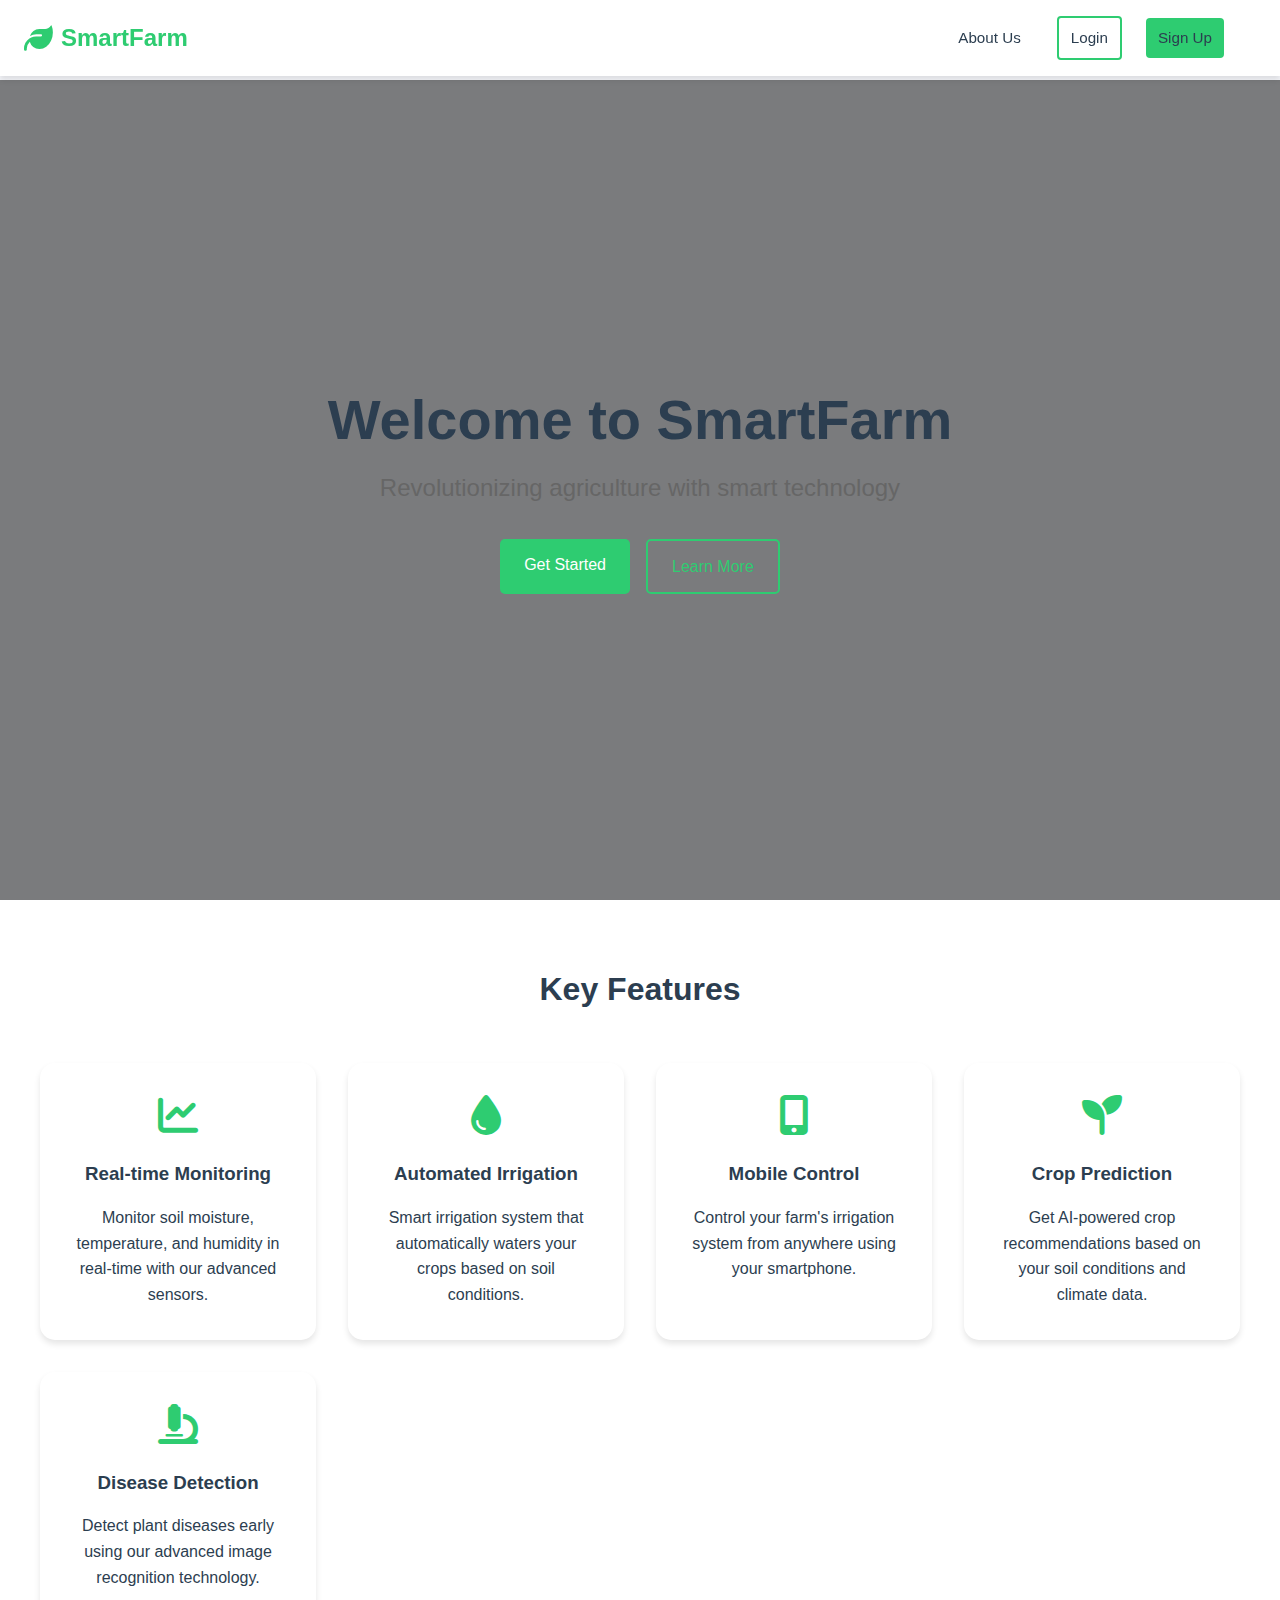
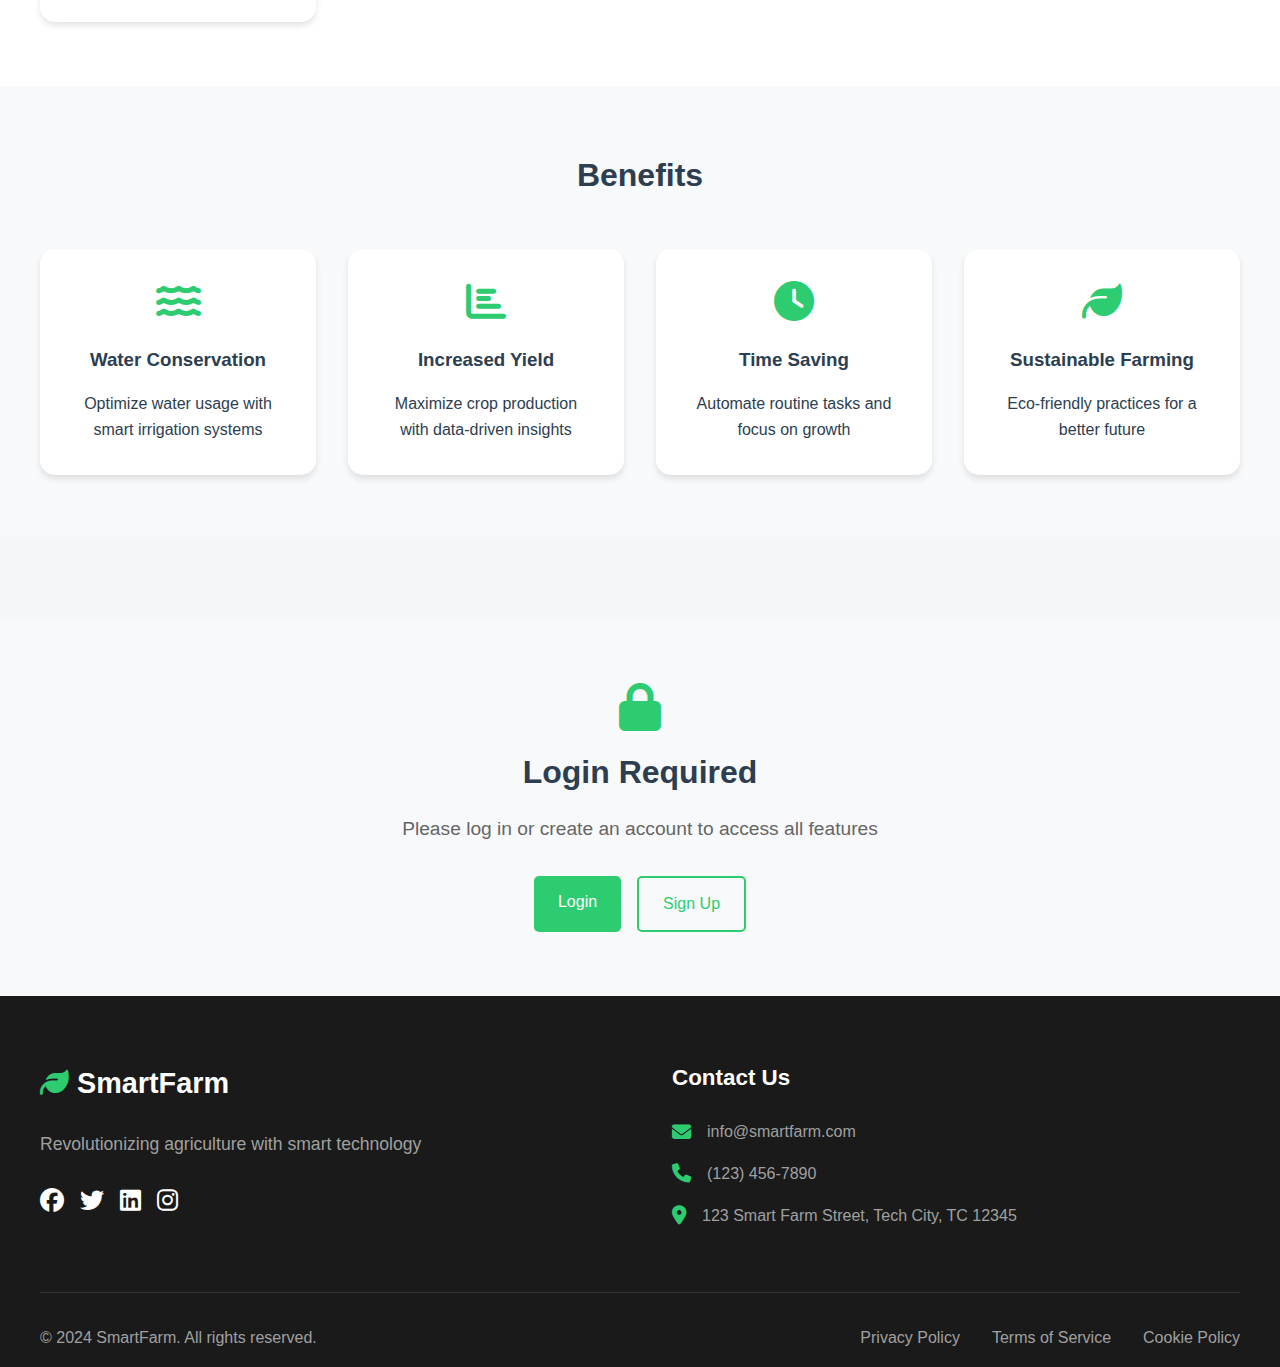
<file: landing.html>
<!DOCTYPE html>
<html lang="en">
<head>
    <meta charset="UTF-8">
    <meta name="viewport" content="width=device-width, initial-scale=1.0">
    <title>SmartFarm - Welcome</title>
    <link rel="stylesheet" href="styles.css">
    <!-- Font Awesome -->
    <link rel="stylesheet" href="https://cdnjs.cloudflare.com/ajax/libs/font-awesome/6.5.1/css/all.min.css">
</head>
<body>
    <nav class="navbar">
        <div class="nav-container">
            <a href="landing.html" class="nav-brand">
                <div class="logo">
                    <i class="fas fa-leaf"></i>
                    <span>SmartFarm</span>
                </div>
            </a>
            <div class="nav-links">
                <a href="about.html">About Us</a>
                <a href="login.html" class="btn btn-outline">Login</a>
                <a href="signup.html" class="btn btn-primary">Sign Up</a>
            </div>
        </div>
    </nav>

    <div class="hero-section">
        <div class="hero-content">
            <h1>Welcome to SmartFarm</h1>
            <p>Revolutionizing agriculture with smart technology</p>
            <div class="hero-buttons">
                <a href="login.html" class="btn btn-primary">Get Started</a>
                <a href="about.html" class="btn btn-outline">Learn More</a>
            </div>
        </div>
    </div>

    <div class="features-section">
        <h2>Key Features</h2>
        <div class="features-grid">
            <div class="feature-card">
                <div class="feature-icon">
                    <i class="fas fa-chart-line"></i>
                </div>
                <h3>Real-time Monitoring</h3>
                <p>Monitor soil moisture, temperature, and humidity in real-time with our advanced sensors.</p>
            </div>
            <div class="feature-card">
                <div class="feature-icon">
                    <i class="fas fa-tint"></i>
                </div>
                <h3>Automated Irrigation</h3>
                <p>Smart irrigation system that automatically waters your crops based on soil conditions.</p>
            </div>
            <div class="feature-card">
                <div class="feature-icon">
                    <i class="fas fa-mobile-alt"></i>
                </div>
                <h3>Mobile Control</h3>
                <p>Control your farm's irrigation system from anywhere using your smartphone.</p>
            </div>
            <div class="feature-card">
                <div class="feature-icon">
                    <i class="fas fa-seedling"></i>
                </div>
                <h3>Crop Prediction</h3>
                <p>Get AI-powered crop recommendations based on your soil conditions and climate data.</p>
            </div>
            <div class="feature-card">
                <div class="feature-icon">
                    <i class="fas fa-microscope"></i>
                </div>
                <h3>Disease Detection</h3>
                <p>Detect plant diseases early using our advanced image recognition technology.</p>
            </div>
        </div>
    </div>

    <div class="benefits-section">
        <h2>Benefits</h2>
        <div class="benefits-grid">
            <div class="benefit-card">
                <i class="fas fa-water"></i>
                <h3>Water Conservation</h3>
                <p>Optimize water usage with smart irrigation systems</p>
            </div>
            <div class="benefit-card">
                <i class="fas fa-chart-bar"></i>
                <h3>Increased Yield</h3>
                <p>Maximize crop production with data-driven insights</p>
            </div>
            <div class="benefit-card">
                <i class="fas fa-clock"></i>
                <h3>Time Saving</h3>
                <p>Automate routine tasks and focus on growth</p>
            </div>
            <div class="benefit-card">
                <i class="fas fa-leaf"></i>
                <h3>Sustainable Farming</h3>
                <p>Eco-friendly practices for a better future</p>
            </div>
        </div>
    </div>

    <div class="login-required-section">
        <div class="login-required-content">
            <i class="fas fa-lock"></i>
            <h2>Login Required</h2>
            <p>Please log in or create an account to access all features</p>
            <div class="login-required-buttons">
                <a href="login.html" class="btn btn-primary">Login</a>
                <a href="signup.html" class="btn btn-outline">Sign Up</a>
            </div>
        </div>
    </div>

    <footer>
        <div class="footer-content">
            <div class="footer-brand">
                <div class="footer-logo">
                    <i class="fas fa-leaf"></i>
                    <span>SmartFarm</span>
                </div>
                <p class="footer-tagline">Revolutionizing agriculture with smart technology</p>
                <div class="social-links">
                    <a href="#" class="social-link"><i class="fab fa-facebook"></i></a>
                    <a href="#" class="social-link"><i class="fab fa-twitter"></i></a>
                    <a href="#" class="social-link"><i class="fab fa-linkedin"></i></a>
                    <a href="#" class="social-link"><i class="fab fa-instagram"></i></a>
                </div>
            </div>
            <div class="footer-contact">
                <h3>Contact Us</h3>
                <div class="contact-item">
                    <i class="fas fa-envelope"></i>
                    <a href="mailto:info@smartfarm.com">info@smartfarm.com</a>
                </div>
                <div class="contact-item">
                    <i class="fas fa-phone"></i>
                    <a href="tel:+1234567890">(123) 456-7890</a>
                </div>
                <div class="contact-item">
                    <i class="fas fa-map-marker-alt"></i>
                    <span>123 Smart Farm Street, Tech City, TC 12345</span>
                </div>
            </div>
        </div>
        <div class="footer-bottom">
            <p>&copy; 2024 SmartFarm. All rights reserved.</p>
            <div class="footer-links">
                <a href="#">Privacy Policy</a>
                <a href="#">Terms of Service</a>
                <a href="#">Cookie Policy</a>
            </div>
        </div>
    </footer>

    <style>
        .hero-section {
            background: linear-gradient(rgba(0, 0, 0, 0.5), rgba(0, 0, 0, 0.5)), url('https://images.unsplash.com/photo-1500382017468-9049fed747ef?ixlib=rb-1.2.1&auto=format&fit=crop&w=1950&q=80');
            background-size: cover;
            background-position: center;
            height: 80vh;
            display: flex;
            align-items: center;
            justify-content: center;
            text-align: center;
            color: white;
        }

        .hero-content {
            max-width: 800px;
            padding: 2rem;
        }

        .hero-content h1 {
            font-size: 3.5rem;
            margin-bottom: 1rem;
        }

        .hero-content p {
            font-size: 1.5rem;
            margin-bottom: 2rem;
        }

        .hero-buttons {
            display: flex;
            gap: 1rem;
            justify-content: center;
        }

        .about-section {
            padding: 4rem 2rem;
            background-color: #f8f9fa;
        }

        .about-section h2 {
            text-align: center;
            margin-bottom: 3rem;
            color: #2c3e50;
            font-size: 2.5rem;
        }

        .about-content {
            max-width: 1200px;
            margin: 0 auto;
            display: grid;
            grid-template-columns: 1fr 1fr;
            gap: 4rem;
            align-items: center;
        }

        .about-text p {
            margin-bottom: 1.5rem;
            line-height: 1.8;
            color: #666;
        }

        .about-stats {
            display: grid;
            grid-template-columns: repeat(auto-fit, minmax(200px, 1fr));
            gap: 2rem;
        }

        .stat-card {
            text-align: center;
            padding: 2rem;
            background: white;
            border-radius: 10px;
            box-shadow: 0 4px 6px rgba(0, 0, 0, 0.1);
        }

        .stat-card i {
            font-size: 2.5rem;
            color: #2ecc71;
            margin-bottom: 1rem;
        }

        .stat-card h3 {
            color: #2c3e50;
            margin-bottom: 0.5rem;
        }

        .stat-card p {
            color: #666;
        }

        @media (max-width: 768px) {
            .about-content {
                grid-template-columns: 1fr;
                gap: 2rem;
            }

            .hero-content h1 {
                font-size: 2.5rem;
            }

            .hero-content p {
                font-size: 1.2rem;
            }

            .hero-buttons {
                flex-direction: column;
            }
        }

        .login-required-section {
            background-color: #f8f9fa;
            padding: 4rem 2rem;
            text-align: center;
        }

        .login-required-content {
            max-width: 600px;
            margin: 0 auto;
        }

        .login-required-content i {
            font-size: 3rem;
            color: #2ecc71;
            margin-bottom: 1rem;
        }

        .login-required-content h2 {
            color: #2c3e50;
            margin-bottom: 1rem;
            font-size: 2rem;
        }

        .login-required-content p {
            color: #666;
            margin-bottom: 2rem;
            font-size: 1.2rem;
        }

        .login-required-buttons {
            display: flex;
            gap: 1rem;
            justify-content: center;
        }

        @media (max-width: 768px) {
            .login-required-buttons {
                flex-direction: column;
            }
        }

        footer {
            background-color: #1a1a1a;
            color: #ffffff;
            padding: 4rem 2rem 1rem;
        }

        .footer-content {
            max-width: 1200px;
            margin: 0 auto;
            display: grid;
            grid-template-columns: 1fr 1fr;
            gap: 4rem;
            margin-bottom: 3rem;
        }

        .footer-brand {
            display: flex;
            flex-direction: column;
            gap: 1.5rem;
        }

        .footer-logo {
            display: flex;
            align-items: center;
            gap: 0.5rem;
            font-size: 1.8rem;
            font-weight: bold;
        }

        .footer-logo i {
            color: #2ecc71;
        }

        .footer-tagline {
            color: #a0a0a0;
            font-size: 1.1rem;
            line-height: 1.6;
        }

        .social-links {
            display: flex;
            gap: 1rem;
        }

        .social-link {
            color: #ffffff;
            font-size: 1.5rem;
            transition: color 0.3s ease;
        }

        .social-link:hover {
            color: #2ecc71;
        }

        .footer-contact h3 {
            color: #ffffff;
            font-size: 1.4rem;
            margin-bottom: 1.5rem;
        }

        .contact-item {
            display: flex;
            align-items: center;
            gap: 1rem;
            margin-bottom: 1rem;
            color: #a0a0a0;
        }

        .contact-item i {
            color: #2ecc71;
            font-size: 1.2rem;
        }

        .contact-item a {
            color: #a0a0a0;
            text-decoration: none;
            transition: color 0.3s ease;
        }

        .contact-item a:hover {
            color: #ffffff;
        }

        .footer-bottom {
            max-width: 1200px;
            margin: 0 auto;
            padding-top: 2rem;
            border-top: 1px solid #333;
            display: flex;
            justify-content: space-between;
            align-items: center;
            color: #a0a0a0;
        }

        .footer-links {
            display: flex;
            gap: 2rem;
        }

        .footer-links a {
            color: #a0a0a0;
            text-decoration: none;
            transition: color 0.3s ease;
        }

        .footer-links a:hover {
            color: #ffffff;
        }

        @media (max-width: 768px) {
            .footer-content {
                grid-template-columns: 1fr;
                gap: 2rem;
            }

            .footer-bottom {
                flex-direction: column;
                gap: 1rem;
                text-align: center;
            }

            .footer-links {
                justify-content: center;
            }
        }
    </style>
</body>
</html>
</file>
<file: styles.css>
/* Modern CSS Reset */
* {
    margin: 0;
    padding: 0;
    box-sizing: border-box;
}

:root {
    --primary-color: #2ecc71;
    --secondary-color: #27ae60;
    --background-color: #f5f6fa;
    --card-background: #ffffff;
    --text-color: #2c3e50;
    --shadow: 0 4px 6px rgba(0, 0, 0, 0.1);
    --animation-timing: 0.3s ease;
}

/* Global Animations */
@keyframes fadeIn {
    from { opacity: 0; }
    to { opacity: 1; }
}

@keyframes slideIn {
    from { transform: translateY(20px); opacity: 0; }
    to { transform: translateY(0); opacity: 1; }
}

@keyframes pulse {
    0% { transform: scale(1); }
    50% { transform: scale(1.05); }
    100% { transform: scale(1); }
}

@keyframes shimmer {
    0% { background-position: -200% 0; }
    100% { background-position: 200% 0; }
}

/* Apply animations to body content */
body {
    animation: fadeIn 0.5s ease-out;
    font-family: 'Segoe UI', Tahoma, Geneva, Verdana, sans-serif;
    background-color: var(--background-color);
    color: var(--text-color);
    line-height: 1.6;
}

/* Navigation Bar Styles */
.navbar {
    background-color: var(--card-background);
    padding: 0.5rem 1.5rem;
    box-shadow: var(--shadow);
    position: fixed;
    top: 0;
    width: 100%;
    z-index: 1000;
}

.nav-container {
    max-width: 1400px;
    margin: 0 auto;
    display: flex;
    justify-content: space-between;
    align-items: center;
    height: 60px;
}

.nav-brand {
    display: flex;
    align-items: center;
    text-decoration: none;
}

.logo {
    display: flex;
    align-items: center;
    gap: 0.5rem;
    font-size: 1.5rem;
    font-weight: bold;
    color: var(--primary-color);
}

.logo i {
    font-size: 1.8rem;
}

.nav-links {
    display: flex;
    align-items: center;
    gap: 1.5rem;
    margin: 0 2rem;
}

.nav-links a {
    color: var(--text-color);
    text-decoration: none;
    font-weight: 500;
    font-size: 0.95rem;
    padding: 0.5rem 0.75rem;
    border-radius: 4px;
    transition: all 0.3s ease;
    white-space: nowrap;
}

.nav-links a:hover {
    color: var(--primary-color);
    background-color: rgba(46, 204, 113, 0.1);
}

.nav-links a.active {
    color: var(--primary-color);
    background-color: rgba(46, 204, 113, 0.1);
}

/* Dropdown Menu */
.dropdown {
    position: relative;
    display: inline-block;
}

.dropdown-content {
    display: none;
    position: absolute;
    top: 100%;
    left: 0;
    background-color: var(--card-background);
    min-width: 180px;
    box-shadow: var(--shadow);
    border-radius: 4px;
    padding: 0.5rem 0;
    z-index: 1001;
}

.dropdown:hover .dropdown-content {
    display: block;
}

.dropdown-content a {
    display: block;
    padding: 0.75rem 1rem;
    color: var(--text-color);
    text-decoration: none;
    font-size: 0.9rem;
    transition: all 0.3s ease;
}

.dropdown-content a:hover {
    background-color: rgba(46, 204, 113, 0.1);
    color: var(--primary-color);
}

/* Auth Controls */
.auth-controls {
    display: flex;
    align-items: center;
    gap: 1rem;
}

.auth-controls span {
    color: var(--text-color);
    font-weight: 500;
}

.btn-logout {
    padding: 0.5rem 1rem;
    background-color: #e74c3c;
    color: white;
    border: none;
    border-radius: 4px;
    cursor: pointer;
    font-size: 0.9rem;
    transition: all 0.3s ease;
}

.btn-logout:hover {
    background-color: #c0392b;
}

/* Responsive Design */
@media (max-width: 1024px) {
    .nav-links {
        gap: 1rem;
    }
    
    .nav-links a {
        font-size: 0.9rem;
        padding: 0.5rem;
    }
}

@media (max-width: 768px) {
    .nav-container {
        flex-direction: column;
        height: auto;
        padding: 1rem 0;
    }

    .nav-links {
        flex-direction: column;
        width: 100%;
        margin: 1rem 0;
        gap: 0.5rem;
    }

    .nav-links a {
        width: 100%;
        text-align: center;
        padding: 0.75rem;
    }

    .dropdown-content {
        position: static;
        box-shadow: none;
        padding-left: 1rem;
    }

    .auth-controls {
        width: 100%;
        justify-content: center;
        margin-top: 1rem;
    }
}

/* Main Content Styles */
.main-content {
    max-width: 1200px;
    margin: 80px auto 2rem;
    padding: 0 2rem;
    position: relative;
}

/* Cards */
.card {
    animation: slideIn 0.5s ease-out;
    background-color: var(--card-background);
    border-radius: 10px;
    padding: 1.5rem;
    margin-bottom: 1.5rem;
    box-shadow: var(--shadow);
    transition: transform 0.3s ease, box-shadow 0.3s ease;
}

.card-grid {
    display: grid;
    grid-template-columns: repeat(auto-fit, minmax(250px, 1fr));
    gap: 1.5rem;
    margin-top: 2rem;
}

.card-icon {
    font-size: 2rem;
    margin-bottom: 1rem;
    text-align: center;
    transition: transform 0.3s ease;
}

.card-icon i {
    transition: transform 0.3s ease;
}

#waterLevelCard {
    transition: background-color 0.5s ease;
}

/* Add hover effect to cards */
.card:hover {
    transform: translateY(-5px);
    box-shadow: 0 8px 16px rgba(0, 0, 0, 0.15);
}

.card:hover .card-icon i {
    animation: pulse 1s infinite;
}

/* Buttons */
.btn {
    display: inline-block;
    padding: 0.8rem 1.5rem;
    border: none;
    border-radius: 5px;
    font-size: 1rem;
    font-weight: 500;
    cursor: pointer;
    position: relative;
    overflow: hidden;
    transition: all 0.3s ease;
    text-decoration: none;
}

.btn::before {
    content: '';
    position: absolute;
    top: 0;
    left: -100%;
    width: 100%;
    height: 100%;
    background: linear-gradient(
        90deg,
        transparent,
        rgba(255, 255, 255, 0.2),
        transparent
    );
    transition: 0.5s;
}

.btn:hover::before {
    left: 100%;
}

.btn:hover {
    transform: translateY(-2px);
    box-shadow: 0 4px 8px rgba(0, 0, 0, 0.2);
}

.btn-primary {
    background-color: var(--primary-color);
    color: white;
}

.btn-primary:hover {
    background-color: var(--secondary-color);
}

/* Pump Control Styles - Static */
.manual-mode, .auto-mode {
    position: relative;
    display: block;
}

#manualControl {
    display: block;
    opacity: 1;
    transform: none;
}

#manualControl[style*="display: none"] {
    display: none;
    opacity: 0;
}

/* Control Card Styles - Static */
.control-card {
    background: white;
    padding: 1.5rem;
    border-radius: 10px;
    box-shadow: 0 2px 4px rgba(0,0,0,0.1);
    position: relative;
    transform: none !important;
}

.control-card:hover {
    box-shadow: 0 8px 16px rgba(0,0,0,0.15);
}

/* Status Card Styles - Static */
.status-card {
    background: white;
    padding: 1.5rem;
    border-radius: 10px;
    box-shadow: 0 2px 4px rgba(0,0,0,0.1);
    display: flex;
    align-items: center;
    gap: 1rem;
    transform: none !important;
}

.status-card:hover {
    box-shadow: 0 4px 8px rgba(0,0,0,0.1);
}

.status-icon {
    font-size: 2rem;
    width: 60px;
    height: 60px;
    display: flex;
    align-items: center;
    justify-content: center;
    background: #f8f9fa;
    border-radius: 50%;
    transform: none !important;
}

/* Remove all animations */
.control-card,
.status-card,
.status-icon,
.control-panel,
.schedule-card,
.history-card {
    animation: none !important;
    transition: none !important;
    transform: none !important;
}

/* Static Toggle Switch */
.toggle-switch {
    position: relative;
    display: inline-block;
    width: 60px;
    height: 34px;
}

.toggle-switch input {
    opacity: 0;
    width: 0;
    height: 0;
}

.slider {
    position: absolute;
    cursor: pointer;
    top: 0;
    left: 0;
    right: 0;
    bottom: 0;
    background-color: #ccc;
    border-radius: 34px;
}

.slider:before {
    position: absolute;
    content: "";
    height: 26px;
    width: 26px;
    left: 4px;
    bottom: 4px;
    background-color: white;
    border-radius: 50%;
}

input:checked + .slider {
    background-color: var(--primary-color);
}

input:checked + .slider:before {
    transform: translateX(26px);
}

/* Sensor Values */
.sensor-value {
    font-size: 2rem;
    font-weight: bold;
    color: var(--primary-color);
    margin: 1rem 0;
}

.sensor-label {
    font-size: 1rem;
    color: var(--text-color);
    opacity: 0.8;
}

/* Welcome Screen */
.welcome-screen {
    margin-top: 80px;
    text-align: center;
    padding: 4rem 2rem;
}

.welcome-screen h1 {
    font-size: 2.5rem;
    margin-bottom: 1rem;
    color: var(--primary-color);
}

.welcome-screen p {
    font-size: 1.2rem;
    margin-bottom: 2rem;
    max-width: 600px;
    margin-left: auto;
    margin-right: auto;
}

.image-gallery {
    display: grid;
    grid-template-columns: repeat(auto-fit, minmax(180px, 1fr));
    gap: 1.5rem;
    margin: 2.5rem 0 0 0;
    justify-items: center;
}

.image-gallery img {
    width: 100%;
    max-width: 220px;
    height: 150px;
    object-fit: cover;
    border-radius: 12px;
    box-shadow: 0 2px 12px rgba(44, 62, 80, 0.08);
    transition: transform 0.4s cubic-bezier(.25,.8,.25,1), box-shadow 0.4s;
    cursor: pointer;
}

.image-gallery img:hover {
    transform: scale(1.08) rotate(-2deg);
    box-shadow: 0 8px 24px rgba(46, 204, 113, 0.25);
    z-index: 2;
}

@media (max-width: 600px) {
    .image-gallery {
        grid-template-columns: 1fr 1fr;
        gap: 1rem;
    }
    .image-gallery img {
        max-width: 100%;
        height: 100px;
    }
}

/* Charts Section */
.charts-section {
    margin-top: 2rem;
    background: #f8f9fa;
    border-radius: 10px;
    padding: 2rem;
}

.charts-section h2 {
    color: #2c3e50;
    margin-bottom: 1.5rem;
    font-size: 1.5rem;
}

.charts-grid {
    display: flex;
    flex-direction: column;
    gap: 2rem;
}

.chart-card {
    background: white;
    border-radius: 10px;
    box-shadow: 0 2px 4px rgba(0,0,0,0.1);
    padding: 1.5rem;
    transition: transform 0.3s ease, box-shadow 0.3s ease;
    width: 100%;
}

.chart-card:hover {
    transform: translateY(-5px);
    box-shadow: 0 4px 8px rgba(0,0,0,0.15);
}

.chart-card h3 {
    color: #2c3e50;
    margin-bottom: 1rem;
    font-size: 1.2rem;
}

#temperatureChart, #humidityChart, #soilChart {
    width: 100%;
    height: 300px;
    background: white;
    border-radius: 8px;
}

@media (max-width: 768px) {
    .charts-section {
        padding: 1rem;
    }
    
    .chart-card {
        padding: 1rem;
    }
    
    #temperatureChart, #humidityChart, #soilChart {
        height: 250px;
    }
}

/* Features Section */
.features-section {
    padding: 4rem 2rem;
    background: white;
}

.features-section h2 {
    text-align: center;
    color: var(--text-color);
    margin-bottom: 3rem;
    font-size: 2rem;
}

.features-grid {
    display: grid;
    grid-template-columns: repeat(auto-fit, minmax(250px, 1fr));
    gap: 2rem;
    max-width: 1200px;
    margin: 0 auto;
}

.feature-card {
    animation: slideIn 0.5s ease-out;
    text-align: center;
    padding: 2rem;
    background: #f8f9fa;
    border-radius: 10px;
    transition: transform 0.3s ease;
}

.feature-card:hover {
    transform: translateY(-5px);
}

.feature-card i {
    font-size: 2.5rem;
    color: var(--primary-color);
    margin-bottom: 1rem;
    transition: transform 0.3s ease;
}

.feature-card:hover i {
    animation: pulse 1s infinite;
}

.feature-card h3 {
    color: var(--text-color);
    margin-bottom: 1rem;
}

/* Benefits Section */
.benefits-section {
    padding: 4rem 2rem;
    background: #f8f9fa;
}

.benefits-section h2 {
    text-align: center;
    color: var(--text-color);
    margin-bottom: 3rem;
    font-size: 2rem;
}

.benefits-grid {
    display: grid;
    grid-template-columns: repeat(auto-fit, minmax(250px, 1fr));
    gap: 2rem;
    max-width: 1200px;
    margin: 0 auto;
}

.benefit-card {
    animation: slideIn 0.5s ease-out;
    text-align: center;
    padding: 2rem;
    background: white;
    border-radius: 10px;
    transition: transform 0.3s ease;
}

.benefit-card:hover {
    transform: translateY(-5px);
}

.benefit-card i {
    font-size: 2.5rem;
    color: var(--primary-color);
    margin-bottom: 1rem;
}

.benefit-card h3 {
    color: var(--text-color);
    margin-bottom: 1rem;
}

/* How It Works Section */
.how-it-works {
    padding: 4rem 2rem;
    background: white;
}

.how-it-works h2 {
    text-align: center;
    color: var(--text-color);
    margin-bottom: 3rem;
    font-size: 2rem;
}

.steps-container {
    display: grid;
    grid-template-columns: repeat(auto-fit, minmax(250px, 1fr));
    gap: 2rem;
    max-width: 1200px;
    margin: 0 auto;
}

.step {
    animation: slideIn 0.5s ease-out;
    text-align: center;
    padding: 2rem;
    position: relative;
    transition: transform 0.3s ease;
}

.step-number {
    width: 40px;
    height: 40px;
    background: var(--primary-color);
    color: white;
    border-radius: 50%;
    display: flex;
    align-items: center;
    justify-content: center;
    font-size: 1.2rem;
    font-weight: bold;
    margin: 0 auto 1rem;
    transition: background-color 0.3s ease;
}

.step:hover {
    transform: translateY(-5px);
}

.step:hover .step-number {
    animation: pulse 1s infinite;
}

.step h3 {
    color: var(--text-color);
    margin-bottom: 1rem;
}

/* CTA Section */
.cta-section {
    animation: fadeIn 0.5s ease-out;
    padding: 4rem 2rem;
    background: var(--primary-color);
    color: white;
    text-align: center;
}

.cta-section h2 {
    font-size: 2rem;
    margin-bottom: 1rem;
}

.cta-section p {
    font-size: 1.2rem;
    margin-bottom: 2rem;
    opacity: 0.9;
}

.cta-section .btn {
    animation: slideIn 0.5s ease-out;
    background: white;
    color: var(--primary-color);
    font-size: 1.1rem;
    padding: 1rem 2rem;
}

.cta-section .btn:hover {
    background: #f8f9fa;
    transform: translateY(-2px);
}

/* Responsive Design */
@media (max-width: 768px) {
    .features-grid,
    .benefits-grid,
    .steps-container {
        grid-template-columns: 1fr;
        gap: 1.5rem;
    }

    .features-section,
    .benefits-section,
    .how-it-works,
    .cta-section {
        padding: 2rem 1rem;
    }
}

/* Pump Control Page Styles */
.pump-status-section {
    display: grid;
    grid-template-columns: repeat(auto-fit, minmax(250px, 1fr));
    gap: 1.5rem;
    margin-bottom: 2rem;
}

.status-card {
    animation: slideIn 0.5s ease-out;
    background: white;
    padding: 1.5rem;
    border-radius: 10px;
    box-shadow: 0 2px 4px rgba(0,0,0,0.1);
    display: flex;
    align-items: center;
    gap: 1rem;
    transition: transform 0.3s ease;
}

.status-card:hover {
    transform: translateY(-3px);
}

.status-info h3 {
    color: var(--text-color);
    margin-bottom: 0.5rem;
    font-size: 1.1rem;
}

.status-info p {
    color: var(--text-color);
    font-size: 1.2rem;
    font-weight: 500;
}

.control-section {
    display: grid;
    grid-template-columns: repeat(auto-fit, minmax(300px, 1fr));
    gap: 2rem;
    margin-bottom: 2rem;
    position: relative;
}

.control-card {
    animation: slideIn 0.5s ease-out;
    background: white;
    padding: 1.5rem;
    border-radius: 10px;
    box-shadow: 0 2px 4px rgba(0,0,0,0.1);
    transition: all 0.3s ease;
    position: relative;
    overflow: hidden;
}

.control-card:hover {
    transform: translateY(-5px);
    box-shadow: 0 8px 16px rgba(0,0,0,0.15);
}

.control-card h2 {
    color: var(--text-color);
    margin-bottom: 1.5rem;
    font-size: 1.3rem;
}

.control-options {
    display: flex;
    flex-direction: column;
    gap: 1.5rem;
}

.control-group {
    display: flex;
    align-items: center;
    gap: 1rem;
}

.control-label {
    font-size: 1.1rem;
    color: var(--text-color);
}

.threshold-settings {
    display: flex;
    flex-direction: column;
    gap: 1rem;
}

.threshold-group {
    display: flex;
    flex-direction: column;
    gap: 0.5rem;
}

.threshold-group label {
    color: var(--text-color);
    font-size: 0.9rem;
}

.threshold-group input {
    padding: 0.5rem;
    border: 1px solid #ddd;
    border-radius: 5px;
    width: 100%;
    transition: border-color 0.3s ease, box-shadow 0.3s ease;
}

input[type="number"]:focus {
    border-color: var(--primary-color);
    box-shadow: 0 0 0 2px rgba(46, 204, 113, 0.2);
}

.schedule-section, .history-section {
    margin-bottom: 2rem;
}

.schedule-card, .history-card {
    animation: slideIn 0.5s ease-out;
    background: white;
    padding: 1.5rem;
    border-radius: 10px;
    box-shadow: 0 2px 4px rgba(0,0,0,0.1);
}

.schedule-header {
    display: flex;
    justify-content: space-between;
    align-items: center;
    margin-bottom: 1rem;
}

.schedule-header h3 {
    color: var(--text-color);
    font-size: 1.2rem;
}

.schedule-list, .history-list {
    animation: fadeIn 0.5s ease-out;
    display: flex;
    flex-direction: column;
    gap: 1rem;
}

.history-filters {
    margin-bottom: 1rem;
}

.history-filters select {
    padding: 0.5rem;
    border: 1px solid #ddd;
    border-radius: 5px;
    width: 200px;
}

.btn-outline {
    background: transparent;
    border: 2px solid var(--primary-color);
    color: var(--primary-color);
}

.btn-outline:hover {
    background: var(--primary-color);
    color: white;
}

.btn-secondary {
    background: #95a5a6;
    color: white;
}

.btn-secondary:hover {
    background: #7f8c8d;
}

/* Responsive Design */
@media (max-width: 768px) {
    .pump-status-section {
        grid-template-columns: 1fr;
    }

    .control-section {
        grid-template-columns: 1fr;
    }

    .status-card {
        padding: 1rem;
    }

    .status-icon {
        width: 50px;
        height: 50px;
        font-size: 1.5rem;
    }
}

#manualControl {
    transition: opacity 0.3s ease, transform 0.3s ease;
}

#manualControl[style*="display: none"] {
    opacity: 0;
    transform: translateX(-20px);
}

#manualControl[style*="display: block"] {
    opacity: 1;
    transform: translateX(0);
}

/* Pump Control Styles - No Animations */
.manual-mode, .auto-mode {
    /* Remove transitions */
}

.manual-mode {
    transform-origin: left center;
}

.auto-mode {
    transform-origin: right center;
}

.fade-in {
    opacity: 1;
    transform: translateX(0);
}

.fade-out {
    opacity: 0;
    transform: translateX(-20px);
}

/* Control Card Styles */
.control-card {
    background: white;
    padding: 1.5rem;
    border-radius: 10px;
    box-shadow: 0 2px 4px rgba(0,0,0,0.1);
    position: relative;
}

.control-card:hover {
    box-shadow: 0 8px 16px rgba(0,0,0,0.15);
}

/* Active State */
.control-card.active {
    box-shadow: 0 4px 8px rgba(46, 204, 113, 0.2);
}

/* Status Card Styles */
.status-card {
    box-shadow: 0 2px 4px rgba(0,0,0,0.1);
}

.status-card:hover {
    box-shadow: 0 4px 8px rgba(0,0,0,0.1);
}

/* Toggle Switch Styles */
.slider {
    background-color: #ccc;
}

.slider:before {
    background-color: white;
}

input:checked + .slider {
    background-color: var(--primary-color);
}

input:checked + .slider:before {
    transform: translateX(26px);
}

/* Loading State Animation */
@keyframes loading {
    0% { transform: rotate(0deg); }
    100% { transform: rotate(360deg); }
}

.loading {
    animation: loading 1.5s linear infinite;
    opacity: 0.7;
}

/* Error State Animation */
@keyframes shake {
    0%, 100% { transform: translateX(0); }
    25% { transform: translateX(-5px); }
    75% { transform: translateX(5px); }
}

.error {
    animation: shake 0.5s ease-in-out;
}

/* Success State Animation */
@keyframes success {
    0% { transform: scale(1); }
    50% { transform: scale(1.1); }
    100% { transform: scale(1); }
}

.success {
    animation: success 0.5s ease-in-out;
}

/* Shimmer Effect */
.control-card::before {
    content: '';
    position: absolute;
    top: 0;
    left: 0;
    width: 100%;
    height: 100%;
    background: linear-gradient(
        45deg,
        transparent,
        rgba(46, 204, 113, 0.1),
        transparent
    );
    transform: translateX(-100%);
    transition: transform 0.8s ease;
}

.control-card:hover::before {
    transform: translateX(100%);
}

/* Active State Animation */
.control-card.active {
    animation: pulse 2s infinite;
}

/* Future Work Styles */
.future-work {
    font-size: 0.8em;
    color: #95a5a6;
    font-weight: normal;
    margin-left: 0.5rem;
}

.future-work-message {
    text-align: center;
    color: #95a5a6;
    padding: 2rem;
    font-style: italic;
    background: #f8f9fa;
    border-radius: 8px;
    margin: 1rem 0;
}

button:disabled {
    opacity: 0.6;
    cursor: not-allowed;
}

select:disabled {
    opacity: 0.6;
    cursor: not-allowed;
    background-color: #f8f9fa;
}

.schedule-section, .history-section {
    opacity: 0.8;
    transition: opacity 0.3s ease;
}

.schedule-section:hover, .history-section:hover {
    opacity: 1;
}

/* Logo Styles */
.logo {
    display: flex;
    align-items: center;
    gap: 0.5rem;
    font-size: 1.5rem;
    font-weight: bold;
    color: var(--primary-color);
    transition: transform 0.3s ease;
}

.logo i {
    font-size: 1.8rem;
    color: var(--primary-color);
    transition: transform 0.3s ease;
}

.logo:hover {
    transform: scale(1.05);
}

.logo:hover i {
    transform: rotate(15deg);
}

/* Hero Section */
.hero-section {
    margin-top: 80px;
    padding: 4rem 2rem;
    background: linear-gradient(135deg, #f8f9fa 0%, #e9ecef 100%);
    min-height: calc(100vh - 80px);
    display: grid;
    grid-template-columns: 1fr 1fr;
    gap: 2rem;
    align-items: center;
}

.hero-content {
    animation: slideIn 0.8s ease-out;
}

.hero-content h1 {
    font-size: 3rem;
    color: var(--text-color);
    margin-bottom: 1.5rem;
    line-height: 1.2;
}

.hero-content p {
    font-size: 1.2rem;
    color: #666;
    margin-bottom: 2rem;
    line-height: 1.6;
}

.hero-image {
    animation: fadeIn 1s ease-out;
    position: relative;
    overflow: hidden;
    border-radius: 20px;
    box-shadow: 0 10px 30px rgba(0,0,0,0.1);
}

.hero-image img {
    width: 100%;
    height: 100%;
    object-fit: cover;
    border-radius: 20px;
    transition: transform 0.5s ease;
}

.hero-image:hover img {
    transform: scale(1.05);
}

/* Enhanced Feature Cards */
.feature-card {
    background: white;
    padding: 2rem;
    border-radius: 15px;
    box-shadow: 0 4px 6px rgba(0,0,0,0.1);
    transition: all 0.3s ease;
    position: relative;
    overflow: hidden;
}

.feature-card::before {
    content: '';
    position: absolute;
    top: 0;
    left: 0;
    width: 100%;
    height: 100%;
    background: linear-gradient(45deg, transparent, rgba(46, 204, 113, 0.1), transparent);
    transform: translateX(-100%);
    transition: transform 0.6s ease;
}

.feature-card:hover::before {
    transform: translateX(100%);
}

.feature-card:hover {
    transform: translateY(-10px);
    box-shadow: 0 8px 20px rgba(0,0,0,0.15);
}

.feature-card i {
    font-size: 2.5rem;
    color: var(--primary-color);
    margin-bottom: 1.5rem;
    transition: transform 0.3s ease;
}

.feature-card:hover i {
    transform: scale(1.2);
}

/* Enhanced Benefit Cards */
.benefit-card {
    background: white;
    padding: 2rem;
    border-radius: 15px;
    box-shadow: 0 4px 6px rgba(0,0,0,0.1);
    transition: all 0.3s ease;
    position: relative;
    overflow: hidden;
}

.benefit-card::before {
    content: '';
    position: absolute;
    top: 0;
    left: 0;
    width: 100%;
    height: 100%;
    background: linear-gradient(45deg, transparent, rgba(46, 204, 113, 0.1), transparent);
    transform: translateX(-100%);
    transition: transform 0.6s ease;
}

.benefit-card:hover::before {
    transform: translateX(100%);
}

.benefit-card:hover {
    transform: translateY(-10px);
    box-shadow: 0 8px 20px rgba(0,0,0,0.15);
}

.benefit-card i {
    font-size: 2.5rem;
    color: var(--primary-color);
    margin-bottom: 1.5rem;
    transition: transform 0.3s ease;
}

.benefit-card:hover i {
    transform: scale(1.2);
}

/* Enhanced Steps */
.step {
    background: white;
    padding: 2rem;
    border-radius: 15px;
    box-shadow: 0 4px 6px rgba(0,0,0,0.1);
    transition: all 0.3s ease;
    position: relative;
    overflow: hidden;
}

.step::before {
    content: '';
    position: absolute;
    top: 0;
    left: 0;
    width: 100%;
    height: 100%;
    background: linear-gradient(45deg, transparent, rgba(46, 204, 113, 0.1), transparent);
    transform: translateX(-100%);
    transition: transform 0.6s ease;
}

.step:hover::before {
    transform: translateX(100%);
}

.step:hover {
    transform: translateY(-10px);
    box-shadow: 0 8px 20px rgba(0,0,0,0.15);
}

.step-number {
    width: 50px;
    height: 50px;
    background: var(--primary-color);
    color: white;
    border-radius: 50%;
    display: flex;
    align-items: center;
    justify-content: center;
    font-size: 1.5rem;
    font-weight: bold;
    margin: 0 auto 1.5rem;
    transition: transform 0.3s ease;
}

.step:hover .step-number {
    transform: scale(1.2);
}

/* Enhanced CTA Section */
.cta-section {
    background: linear-gradient(135deg, var(--primary-color) 0%, var(--secondary-color) 100%);
    padding: 6rem 2rem;
    text-align: center;
    position: relative;
    overflow: hidden;
}

.cta-section::before {
    content: '';
    position: absolute;
    top: 0;
    left: 0;
    width: 100%;
    height: 100%;
    background: linear-gradient(45deg, transparent, rgba(255,255,255,0.1), transparent);
    transform: translateX(-100%);
    transition: transform 0.6s ease;
}

.cta-section:hover::before {
    transform: translateX(100%);
}

.cta-section h2 {
    font-size: 2.5rem;
    color: white;
    margin-bottom: 1.5rem;
}

.cta-section p {
    font-size: 1.2rem;
    color: rgba(255,255,255,0.9);
    margin-bottom: 2rem;
    max-width: 600px;
    margin-left: auto;
    margin-right: auto;
}

.cta-section .btn {
    background: white;
    color: var(--primary-color);
    font-size: 1.2rem;
    padding: 1rem 2.5rem;
    border-radius: 30px;
    transition: all 0.3s ease;
}

.cta-section .btn:hover {
    transform: translateY(-5px);
    box-shadow: 0 5px 15px rgba(0,0,0,0.2);
}

/* Responsive Design */
@media (max-width: 768px) {
    .hero-section {
        margin-top: 120px;
        grid-template-columns: 1fr;
        text-align: center;
        padding: 2rem 1rem;
    }

    .hero-content h1 {
        font-size: 2.5rem;
    }

    .hero-image {
        order: -1;
        margin-bottom: 2rem;
    }

    .feature-card,
    .benefit-card,
    .step {
        padding: 1.5rem;
    }
}

/* Dashboard Styles */
.dashboard {
    padding: 2rem;
    margin-top: 80px;
}

.dashboard-header {
    margin-bottom: 2rem;
    animation: fadeIn 0.5s ease-out;
}

.dashboard-header h1 {
    font-size: 2.5rem;
    color: var(--text-color);
    margin-bottom: 0.5rem;
}

.dashboard-header p {
    color: #666;
    font-size: 1.1rem;
}

/* Enhanced Dashboard Grid */
.dashboard-grid {
    display: grid;
    grid-template-columns: repeat(auto-fit, minmax(300px, 1fr));
    gap: 1.5rem;
    margin-bottom: 2rem;
}

/* Enhanced Sensor Cards */
.sensor-card {
    background: white;
    border-radius: 15px;
    padding: 1.5rem;
    box-shadow: 0 4px 6px rgba(0,0,0,0.1);
    transition: all 0.3s ease;
    position: relative;
    overflow: hidden;
    border: 1px solid rgba(0,0,0,0.1);
}

.sensor-card::before {
    content: '';
    position: absolute;
    top: 0;
    left: 0;
    width: 100%;
    height: 100%;
    background: linear-gradient(45deg, transparent, rgba(46, 204, 113, 0.1), transparent);
    transform: translateX(-100%);
    transition: transform 0.6s ease;
}

.sensor-card:hover::before {
    transform: translateX(100%);
}

.sensor-card:hover {
    transform: translateY(-5px);
    box-shadow: 0 8px 20px rgba(0,0,0,0.15);
}

.sensor-card h3 {
    color: var(--text-color);
    font-size: 1.2rem;
    margin-bottom: 1rem;
    display: flex;
    align-items: center;
    gap: 0.5rem;
}

.sensor-card h3 i {
    color: var(--primary-color);
    font-size: 1.4rem;
}

.sensor-value {
    font-size: 2.5rem;
    font-weight: bold;
    color: var(--primary-color);
    margin: 1rem 0;
    text-align: center;
    transition: all 0.3s ease;
}

.sensor-card:hover .sensor-value {
    transform: scale(1.1);
}

/* Enhanced Control Panel */
.control-panel {
    background: white;
    border-radius: 15px;
    padding: 2rem;
    box-shadow: 0 4px 6px rgba(0,0,0,0.1);
    margin-bottom: 2rem;
    border: 1px solid rgba(0,0,0,0.1);
    animation: slideIn 0.5s ease-out;
}

.control-panel h2 {
    color: var(--text-color);
    font-size: 1.8rem;
    margin-bottom: 1.5rem;
    display: flex;
    align-items: center;
    gap: 0.5rem;
}

.control-panel h2 i {
    color: var(--primary-color);
}

.control-grid {
    display: grid;
    grid-template-columns: repeat(auto-fit, minmax(250px, 1fr));
    gap: 1.5rem;
}

/* Enhanced Control Cards */
.control-card {
    background: #f8f9fa;
    border-radius: 12px;
    padding: 1.5rem;
    transition: all 0.3s ease;
    border: 1px solid rgba(0,0,0,0.1);
}

.control-card:hover {
    transform: translateY(-5px);
    box-shadow: 0 8px 20px rgba(0,0,0,0.1);
}

.control-card h3 {
    color: var(--text-color);
    font-size: 1.2rem;
    margin-bottom: 1rem;
    display: flex;
    align-items: center;
    gap: 0.5rem;
}

.control-card h3 i {
    color: var(--primary-color);
}

/* Enhanced Toggle Switch */
.toggle-switch {
    position: relative;
    display: inline-block;
    width: 60px;
    height: 34px;
}

.toggle-switch input {
    opacity: 0;
    width: 0;
    height: 0;
}

.slider {
    position: absolute;
    cursor: pointer;
    top: 0;
    left: 0;
    right: 0;
    bottom: 0;
    background-color: #ccc;
    border-radius: 34px;
}

.slider:before {
    position: absolute;
    content: "";
    height: 26px;
    width: 26px;
    left: 4px;
    bottom: 4px;
    background-color: white;
    border-radius: 50%;
}

input:checked + .slider {
    background-color: var(--primary-color);
}

input:checked + .slider:before {
    transform: translateX(26px);
}

/* Enhanced Status Indicators */
.status-indicator {
    display: inline-block;
    width: 12px;
    height: 12px;
    border-radius: 50%;
    margin-right: 8px;
}

.status-active {
    background-color: #2ecc71;
    box-shadow: 0 0 10px rgba(46, 204, 113, 0.5);
}

.status-inactive {
    background-color: #e74c3c;
    box-shadow: 0 0 10px rgba(231, 76, 60, 0.5);
}

/* Enhanced Responsive Design */
@media (max-width: 768px) {
    .dashboard {
        padding: 1rem;
    }

    .dashboard-header h1 {
        font-size: 2rem;
    }

    .dashboard-grid {
        grid-template-columns: 1fr;
    }

    .control-grid {
        grid-template-columns: 1fr;
    }

    .sensor-value {
        font-size: 2rem;
    }
}

/* Loading Animation */
@keyframes pulse {
    0% {
        transform: scale(1);
    }
    50% {
        transform: scale(1.05);
    }
    100% {
        transform: scale(1);
    }
}

.loading {
    animation: pulse 1.5s infinite;
    opacity: 0.7;
}

/* Container for pages with Tailwind */
.container {
    margin-top: 80px;
    padding: 2rem;
}

/* About Section */
.about-section {
    margin-top: 80px;
    padding: 4rem 2rem;
    background-color: #f8f9fa;
}

/* Login Required Section */
.login-required-section {
    margin-top: 80px;
    background-color: #f8f9fa;
    padding: 4rem 2rem;
    text-align: center;
}

/* Responsive Design */
@media (max-width: 768px) {
    .main-content {
        margin-top: 120px;
    }

    .dashboard {
        margin-top: 120px;
    }

    .hero-section {
        margin-top: 120px;
        grid-template-columns: 1fr;
        text-align: center;
        padding: 2rem 1rem;
    }

    .container {
        margin-top: 120px;
    }

    .welcome-screen {
        margin-top: 120px;
    }

    .about-section {
        margin-top: 120px;
    }

    .login-required-section {
        margin-top: 120px;
    }
}
</file>
